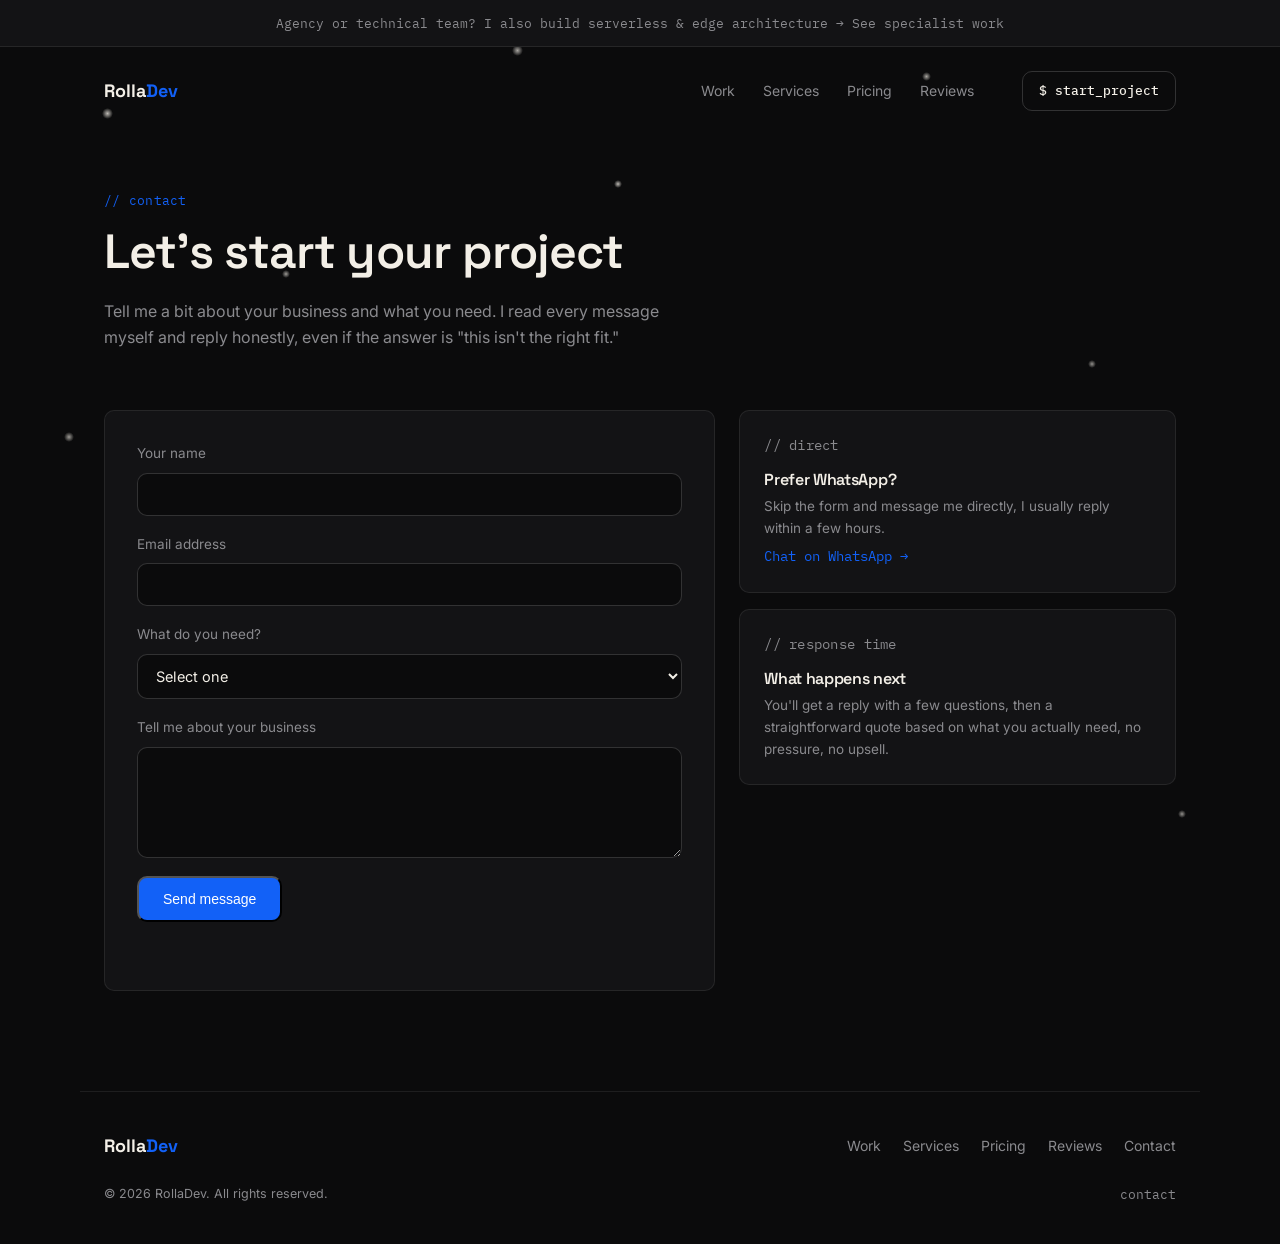
<file: contact.html>
<!DOCTYPE html>
<html lang="en">
<head>
<meta charset="UTF-8">
<meta name="viewport" content="width=device-width, initial-scale=1.0">
<title>Contact — RollaDev | Start a Project</title>
<meta name="description" content="Get in touch with RollaDev to start your website project. Tell me about your business and I'll respond with next steps.">
<meta property="og:title" content="Contact — RollaDev | Start a Project">
<meta property="og:description" content="Get in touch with RollaDev to start your website project.">
<meta property="og:type" content="website">
<meta property="og:url" content="https://rolladev.com.ng/contact.html">
<meta property="og:image" content="https://rolladev.com.ng/og-cover.jpg">
<meta name="twitter:card" content="summary_large_image">
<meta name="twitter:title" content="Contact — RollaDev | Start a Project">
<meta name="twitter:description" content="Get in touch with RollaDev to start your website project.">
<meta name="twitter:image" content="https://rolladev.com.ng/og-cover.jpg">
<link rel="icon" type="image/png" sizes="32x32" href="favicon-32.png">
<link rel="apple-touch-icon" href="apple-touch-icon.png">
<link rel="canonical" href="https://rolladev.com.ng/contact.html">
<link rel="preconnect" href="https://fonts.googleapis.com">
<link rel="preconnect" href="https://fonts.gstatic.com" crossorigin>
<link href="https://fonts.googleapis.com/css2?family=Space+Grotesk:wght@500;600;700&family=IBM+Plex+Mono:wght@400;500&family=Inter:wght@400;500;600&display=swap" rel="stylesheet">
<link rel="stylesheet" href="style.css">
</head>
<body>
<!-- Ambient background particles, subtle drifting circles. See style.css ".particles" comment to remove. -->
<div class="particles" aria-hidden="true">
  <span class="particle"></span><span class="particle"></span><span class="particle"></span>
  <span class="particle"></span><span class="particle"></span><span class="particle"></span>
  <span class="particle"></span><span class="particle"></span><span class="particle"></span>
  <span class="particle"></span><span class="particle"></span><span class="particle"></span>
</div>

<a class="skip-link" href="#main">Skip to content</a>

<div class="utility-bar">
  <a href="agency.html">
    <span class="ub-full">Agency or technical team? I also build serverless &amp; edge architecture &rarr; See specialist work</span>
    <span class="ub-short">Agency or dev team? &rarr; Serverless &amp; edge work</span>
  </a>
</div>

<!-- ============ NAV ============ -->
<header class="nav" id="nav">
  <a href="index.html" class="logo">Rolla<span>Dev</span></a>
  <nav class="nav-links" id="navLinks">
    <a href="work.html">Work</a>
    <a href="services.html">Services</a>
    <a href="services.html#pricing">Pricing</a>
    <a href="reviews.html">Reviews</a>
  </nav>
  <a href="contact.html" class="btn btn-mono" aria-current="page">$ start_project</a>
  <button class="nav-toggle" id="navToggle" aria-label="Open menu" aria-expanded="false">
    <span></span><span></span><span></span>
  </button>
</header>

<main id="main">

  <!-- ============ PAGE INTRO ============ -->
  <section class="page-intro">
    <p class="eyebrow reveal">// contact</p>
    <h1 class="reveal">Let's start your project</h1>
    <p class="hero-sub reveal">
      Tell me a bit about your business and what you need. I read every message myself and reply honestly,
      even if the answer is "this isn't the right fit."
    </p>
  </section>

  <!-- ============ CONTACT ============ -->
  <section class="contact-section">
    <div class="contact-grid">

      <!--
        FORM SUBMISSION: this form is fully styled and validated on the frontend,
        but does not send anywhere yet. Wire it up one of two ways:
          1. Firebase: write the submission to a Firestore collection (e.g. "inquiries")
             inside the form's submit handler in script.js.
          2. EmailJS: init with your own service ID, template ID, and public key,
             then call emailjs.send() inside the same handler.
        The handler stub is already in script.js, marked "CONTACT FORM SUBMISSION".
      -->
      <form class="contact-form" id="contactForm" novalidate>
        <div class="field">
          <label for="name">Your name</label>
          <input type="text" id="name" name="name" required>
        </div>
        <div class="field">
          <label for="email">Email address</label>
          <input type="email" id="email" name="email" required>
        </div>
        <div class="field">
          <label for="projectType">What do you need?</label>
          <select id="projectType" name="projectType" required>
            <option value="" disabled selected>Select one</option>
            <option value="landing">Landing Page</option>
            <option value="full">Full Business Website</option>
            <option value="custom">Custom Build</option>
            <option value="not-sure">Not sure yet</option>
          </select>
        </div>
        <div class="field">
          <label for="message">Tell me about your business</label>
          <textarea id="message" name="message" rows="5" required></textarea>
        </div>
        <button type="submit" class="btn btn-primary">Send message</button>
        <p class="form-status" id="formStatus" role="status" aria-live="polite"></p>
      </form>

      <div class="contact-side">
        <div class="contact-card">
          <p class="eyebrow">// direct</p>
          <h3>Prefer WhatsApp?</h3>
          <p>Skip the form and message me directly, I usually reply within a few hours.</p>
          <!-- Pre-filled starter message, edit the text after ?text= in script.js's WHATSAPP_NUMBER section if you want to change it -->
          <a href="https://wa.me/2348111845134?text=Hi%2C%20I%27d%20like%20to%20start%20a%20project%20with%20RollaDev." target="_blank" rel="noopener" class="mono-link">Chat on WhatsApp &rarr;</a>
        </div>
        <div class="contact-card">
          <p class="eyebrow">// response time</p>
          <h3>What happens next</h3>
          <p>You'll get a reply with a few questions, then a straightforward quote based on what you actually need, no pressure, no upsell.</p>
        </div>
      </div>

    </div>
  </section>

</main>

<!-- ============ FOOTER ============ -->
<footer class="footer">
  <div class="footer-top">
    <a href="index.html" class="logo">Rolla<span>Dev</span></a>
    <nav class="footer-links">
      <a href="work.html">Work</a>
      <a href="services.html">Services</a>
      <a href="services.html#pricing">Pricing</a>
      <a href="reviews.html">Reviews</a>
      <a href="contact.html">Contact</a>
    </nav>
  </div>
  <div class="footer-bottom">
    <span>© 2026 RollaDev. All rights reserved.</span>
    <span class="mono">contact</span>
  </div>
</footer>

<script src="script.js"></script>
</body>
</html>
</file>
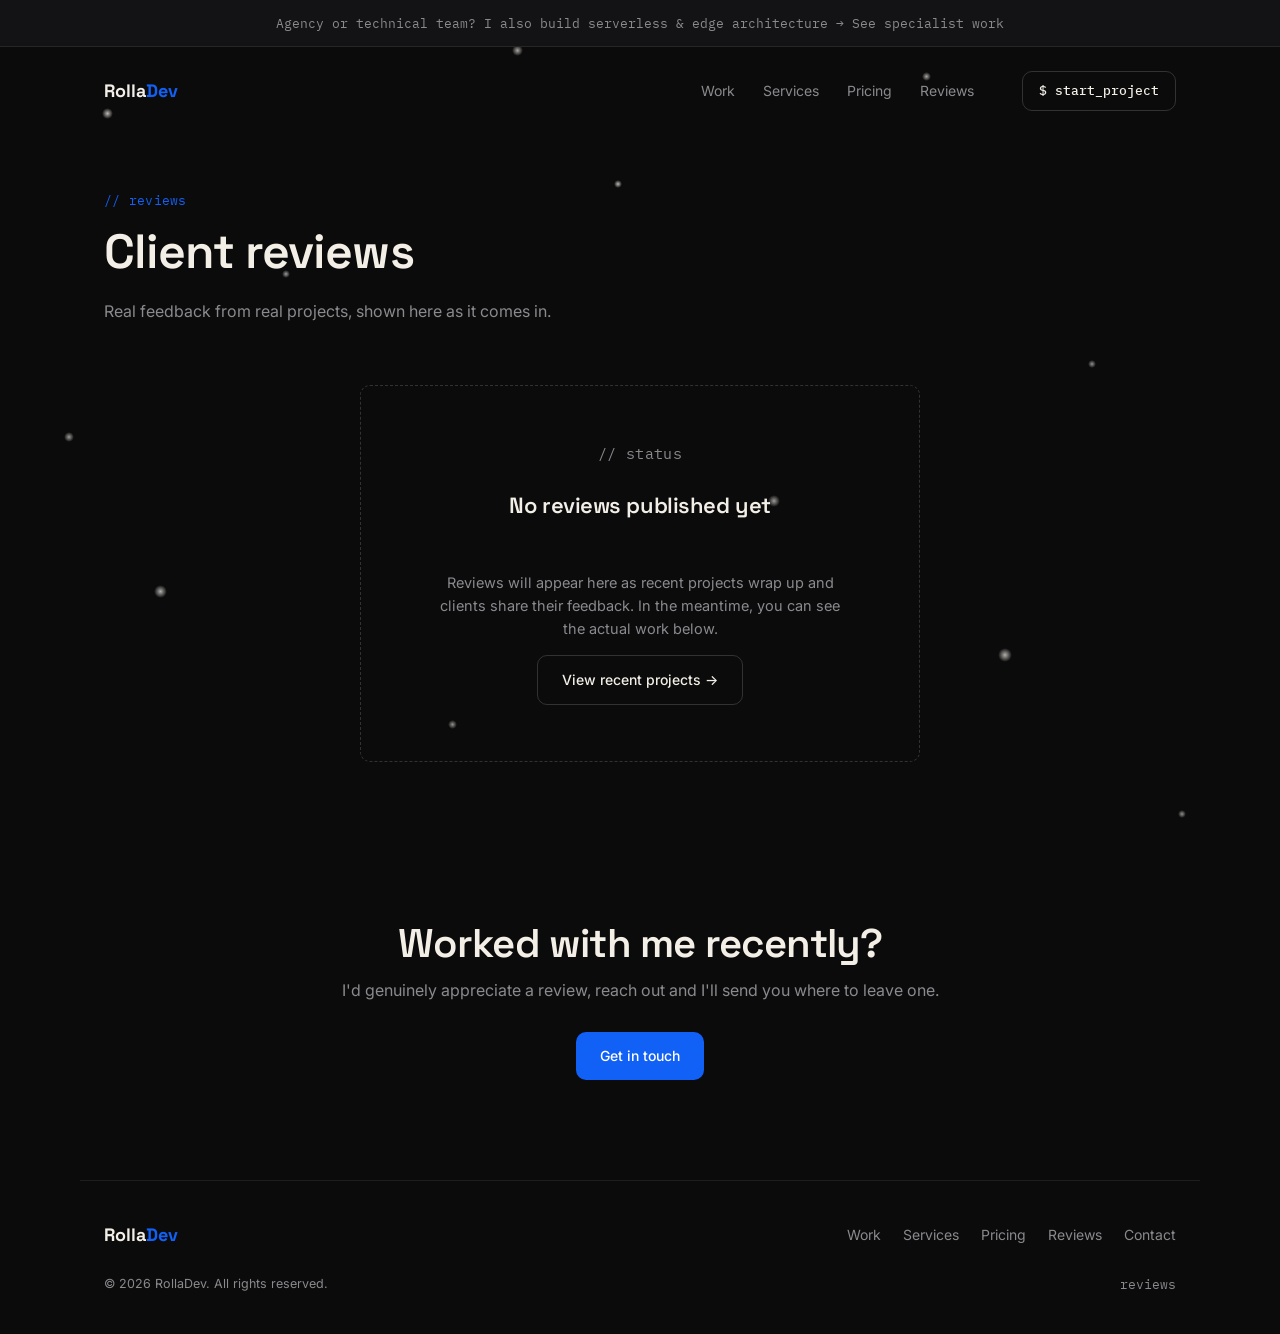
<file: reviews.html>
<!DOCTYPE html>
<html lang="en">
<head>
<meta charset="UTF-8">
<meta name="viewport" content="width=device-width, initial-scale=1.0">
<title>Reviews — RollaDev | Client Feedback</title>
<meta name="description" content="Client reviews for RollaDev web development projects.">
<meta property="og:title" content="Reviews — RollaDev">
<meta property="og:description" content="Client reviews for RollaDev web development projects.">
<meta property="og:type" content="website">
<meta property="og:url" content="https://rolladev.com.ng/reviews.html">
<meta property="og:image" content="https://rolladev.com.ng/og-cover.jpg">
<meta name="twitter:card" content="summary_large_image">
<meta name="twitter:title" content="Reviews — RollaDev">
<meta name="twitter:description" content="Client reviews for RollaDev web development projects.">
<meta name="twitter:image" content="https://rolladev.com.ng/og-cover.jpg">
<link rel="icon" type="image/png" sizes="32x32" href="favicon-32.png">
<link rel="apple-touch-icon" href="apple-touch-icon.png">
<link rel="canonical" href="https://rolladev.com.ng/reviews.html">
<link rel="preconnect" href="https://fonts.googleapis.com">
<link rel="preconnect" href="https://fonts.gstatic.com" crossorigin>
<link href="https://fonts.googleapis.com/css2?family=Space+Grotesk:wght@500;600;700&family=IBM+Plex+Mono:wght@400;500&family=Inter:wght@400;500;600&display=swap" rel="stylesheet">
<link rel="stylesheet" href="style.css">
</head>
<body>
<!-- Ambient background particles, subtle drifting circles. See style.css ".particles" comment to remove. -->
<div class="particles" aria-hidden="true">
  <span class="particle"></span><span class="particle"></span><span class="particle"></span>
  <span class="particle"></span><span class="particle"></span><span class="particle"></span>
  <span class="particle"></span><span class="particle"></span><span class="particle"></span>
  <span class="particle"></span><span class="particle"></span><span class="particle"></span>
</div>

<a class="skip-link" href="#main">Skip to content</a>

<div class="utility-bar">
  <a href="agency.html">
    <span class="ub-full">Agency or technical team? I also build serverless &amp; edge architecture &rarr; See specialist work</span>
    <span class="ub-short">Agency or dev team? &rarr; Serverless &amp; edge work</span>
  </a>
</div>

<!-- ============ NAV ============ -->
<header class="nav" id="nav">
  <a href="index.html" class="logo">Rolla<span>Dev</span></a>
  <nav class="nav-links" id="navLinks">
    <a href="work.html">Work</a>
    <a href="services.html">Services</a>
    <a href="services.html#pricing">Pricing</a>
    <a href="reviews.html" aria-current="page">Reviews</a>
  </nav>
  <a href="contact.html" class="btn btn-mono">$ start_project</a>
  <button class="nav-toggle" id="navToggle" aria-label="Open menu" aria-expanded="false">
    <span></span><span></span><span></span>
  </button>
</header>

<main id="main">

  <!-- ============ PAGE INTRO ============ -->
  <section class="page-intro">
    <p class="eyebrow reveal">// reviews</p>
    <h1 class="reveal">Client reviews</h1>
    <p class="hero-sub reveal">
      Real feedback from real projects, shown here as it comes in.
    </p>
  </section>

  <!-- ============ REVIEWS GRID / EMPTY STATE ============ -->
  <!--
    THIS SECTION HAS TWO STATES.
    Right now, .review-grid is empty and .reviews-empty is shown.
    Once you have real reviews, or the review system is live:
      1. Add .review-card elements inside .review-grid (see work.html's
         project-card-lg for the same card pattern, or copy structure below).
      2. Delete or hide the .reviews-empty block.
  -->
  <section class="reviews-full">
    <div class="review-grid" id="reviewGrid">
      <!-- Example structure for when a real review is added:
      <div class="review-card reveal">
        <div class="stars">★★★★★</div>
        <p>"The review text goes here."</p>
        <span class="review-name">— Client name, Business name</span>
      </div>
      -->
    </div>

    <div class="reviews-empty reveal">
      <p class="eyebrow">// status</p>
      <h2>No reviews published yet</h2>
      <p>
        Reviews will appear here as recent projects wrap up and clients share their feedback.
        In the meantime, you can see the actual work below.
      </p>
      <a href="work.html" class="btn btn-ghost">View recent projects &rarr;</a>
    </div>
  </section>

  <!-- ============ FINAL CTA ============ -->
  <section class="final-cta reveal">
    <h2>Worked with me recently?</h2>
    <p>I'd genuinely appreciate a review, reach out and I'll send you where to leave one.</p>
    <a href="contact.html" class="btn btn-primary">Get in touch</a>
  </section>

</main>

<!-- ============ FOOTER ============ -->
<footer class="footer">
  <div class="footer-top">
    <a href="index.html" class="logo">Rolla<span>Dev</span></a>
    <nav class="footer-links">
      <a href="work.html">Work</a>
      <a href="services.html">Services</a>
      <a href="services.html#pricing">Pricing</a>
      <a href="reviews.html">Reviews</a>
      <a href="contact.html">Contact</a>
    </nav>
  </div>
  <div class="footer-bottom">
    <span>© 2026 RollaDev. All rights reserved.</span>
    <span class="mono">reviews</span>
  </div>
</footer>

<script src="script.js"></script>
</body>
</html>
</file>
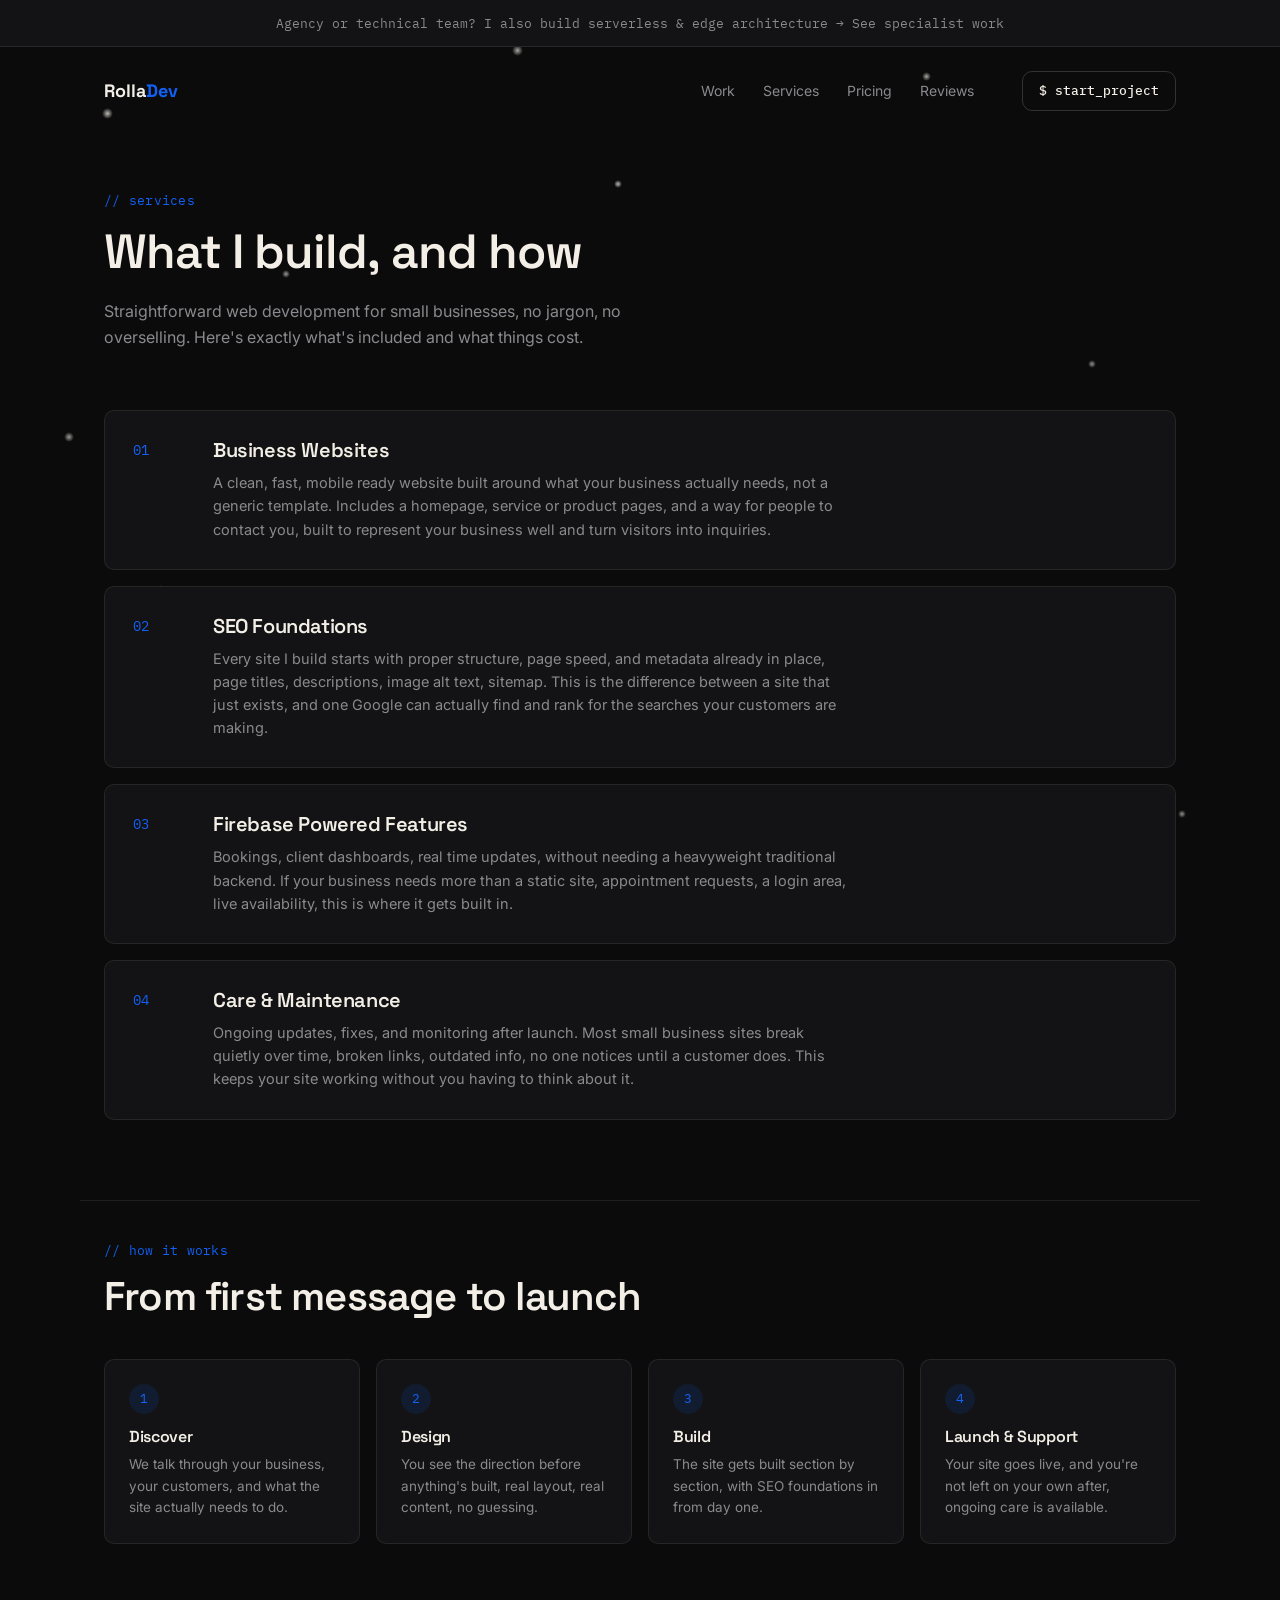
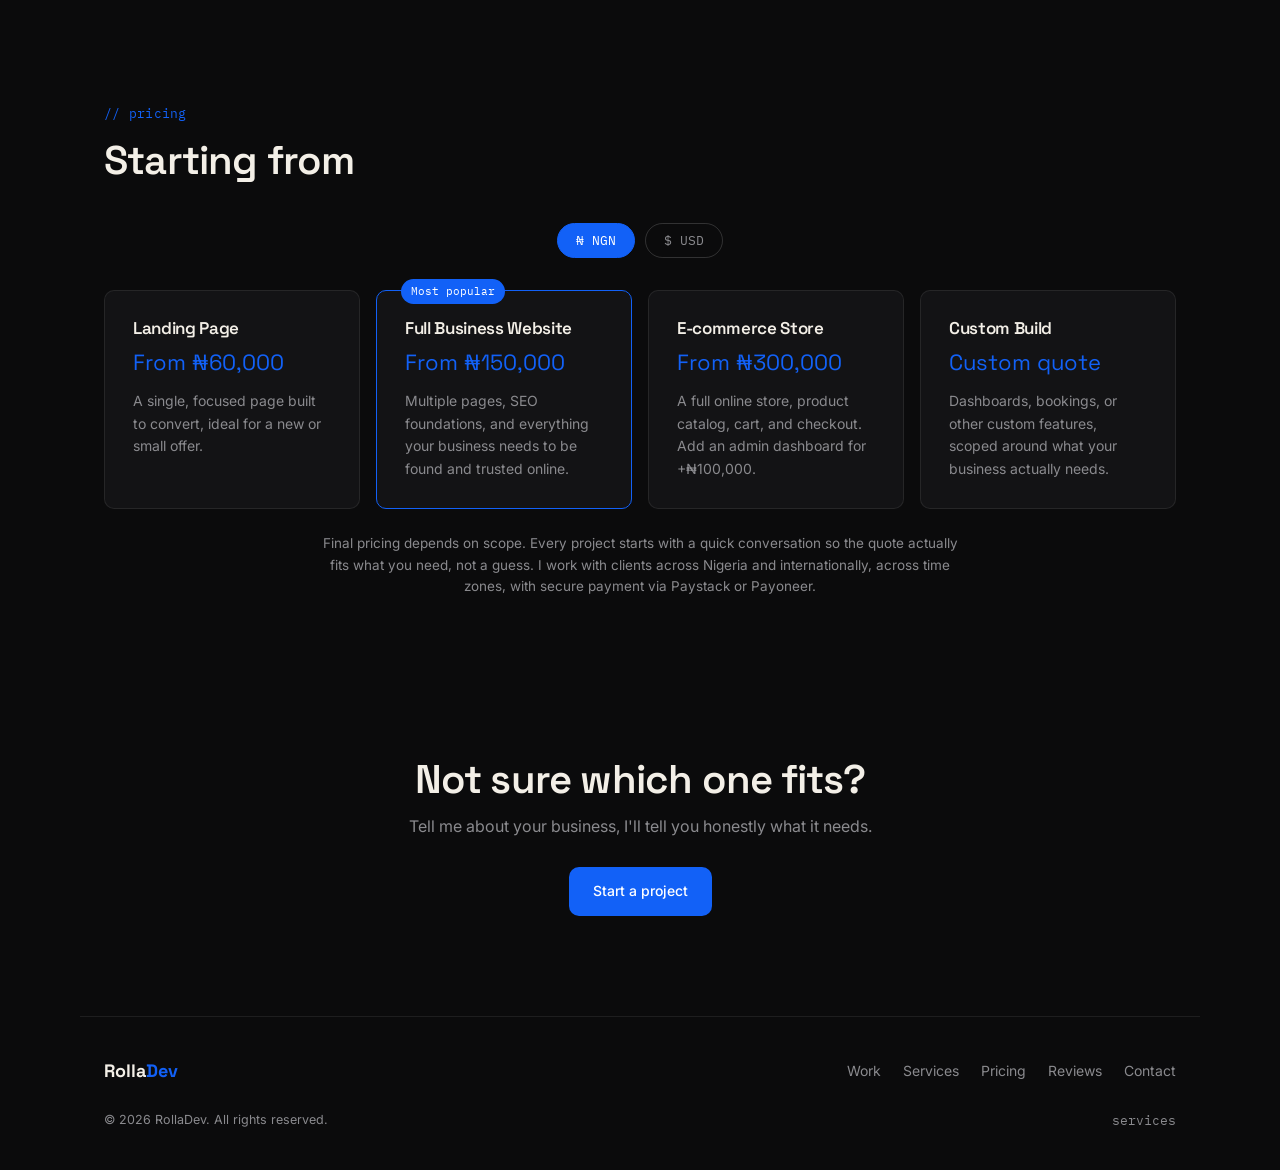
<file: services.html>
<!DOCTYPE html>
<html lang="en">
<head>
<meta charset="UTF-8">
<meta name="viewport" content="width=device-width, initial-scale=1.0">
<title>Services & Pricing — RollaDev | Web Development for Small Businesses</title>
<meta name="description" content="Web development services for small businesses, from landing pages to full sites with Firebase powered features. See pricing and how projects work.">
<meta name="keywords" content="web developer services, small business website pricing, Firebase website development">
<meta property="og:title" content="Services & Pricing — RollaDev">
<meta property="og:description" content="Web development services for small businesses, from landing pages to full sites with Firebase powered features.">
<meta property="og:type" content="website">
<meta property="og:url" content="https://rolladev.com.ng/services.html">
<meta property="og:image" content="https://rolladev.com.ng/og-cover.jpg">
<meta name="twitter:card" content="summary_large_image">
<meta name="twitter:title" content="Services & Pricing — RollaDev">
<meta name="twitter:description" content="Web development services for small businesses, from landing pages to full sites with Firebase powered features.">
<meta name="twitter:image" content="https://rolladev.com.ng/og-cover.jpg">
<link rel="icon" type="image/png" sizes="32x32" href="favicon-32.png">
<link rel="apple-touch-icon" href="apple-touch-icon.png">
<link rel="canonical" href="https://rolladev.com.ng/services.html">
<link rel="preconnect" href="https://fonts.googleapis.com">
<link rel="preconnect" href="https://fonts.gstatic.com" crossorigin>
<link href="https://fonts.googleapis.com/css2?family=Space+Grotesk:wght@500;600;700&family=IBM+Plex+Mono:wght@400;500&family=Inter:wght@400;500;600&display=swap" rel="stylesheet">
<link rel="stylesheet" href="style.css">
</head>
<body>
<!-- Ambient background particles, subtle drifting circles. See style.css ".particles" comment to remove. -->
<div class="particles" aria-hidden="true">
  <span class="particle"></span><span class="particle"></span><span class="particle"></span>
  <span class="particle"></span><span class="particle"></span><span class="particle"></span>
  <span class="particle"></span><span class="particle"></span><span class="particle"></span>
  <span class="particle"></span><span class="particle"></span><span class="particle"></span>
</div>

<a class="skip-link" href="#main">Skip to content</a>

<div class="utility-bar">
  <a href="agency.html">
    <span class="ub-full">Agency or technical team? I also build serverless &amp; edge architecture &rarr; See specialist work</span>
    <span class="ub-short">Agency or dev team? &rarr; Serverless &amp; edge work</span>
  </a>
</div>

<!-- ============ NAV ============ -->
<header class="nav" id="nav">
  <a href="index.html" class="logo">Rolla<span>Dev</span></a>
  <nav class="nav-links" id="navLinks">
    <a href="work.html">Work</a>
    <a href="services.html" aria-current="page">Services</a>
    <a href="services.html#pricing">Pricing</a>
    <a href="reviews.html">Reviews</a>
  </nav>
  <a href="contact.html" class="btn btn-mono">$ start_project</a>
  <button class="nav-toggle" id="navToggle" aria-label="Open menu" aria-expanded="false">
    <span></span><span></span><span></span>
  </button>
</header>

<main id="main">

  <!-- ============ PAGE INTRO ============ -->
  <section class="page-intro">
    <p class="eyebrow reveal">// services</p>
    <h1 class="reveal">What I build, and how</h1>
    <p class="hero-sub reveal">
      Straightforward web development for small businesses, no jargon, no overselling.
      Here's exactly what's included and what things cost.
    </p>
  </section>

  <!-- ============ SERVICES DETAIL ============ -->
  <section class="services-full">
    <article class="service-card-lg reveal">
      <span class="tag">01</span>
      <div>
        <h2>Business Websites</h2>
        <p>
          A clean, fast, mobile ready website built around what your business actually needs, not a generic
          template. Includes a homepage, service or product pages, and a way for people to contact you, built
          to represent your business well and turn visitors into inquiries.
        </p>
      </div>
    </article>

    <article class="service-card-lg reveal">
      <span class="tag">02</span>
      <div>
        <h2>SEO Foundations</h2>
        <p>
          Every site I build starts with proper structure, page speed, and metadata already in place, page
          titles, descriptions, image alt text, sitemap. This is the difference between a site that just
          exists, and one Google can actually find and rank for the searches your customers are making.
        </p>
      </div>
    </article>

    <article class="service-card-lg reveal">
      <span class="tag">03</span>
      <div>
        <h2>Firebase Powered Features</h2>
        <p>
          Bookings, client dashboards, real time updates, without needing a heavyweight traditional backend.
          If your business needs more than a static site, appointment requests, a login area, live availability,
          this is where it gets built in.
        </p>
      </div>
    </article>

    <article class="service-card-lg reveal">
      <span class="tag">04</span>
      <div>
        <h2>Care & Maintenance</h2>
        <p>
          Ongoing updates, fixes, and monitoring after launch. Most small business sites break quietly over
          time, broken links, outdated info, no one notices until a customer does. This keeps your site working
          without you having to think about it.
        </p>
      </div>
    </article>
  </section>

  <!-- ============ PROCESS ============ -->
  <section class="process">
    <p class="eyebrow reveal">// how it works</p>
    <h2 class="reveal">From first message to launch</h2>
    <div class="process-grid">
      <div class="process-step reveal">
        <span class="step-num">1</span>
        <h3>Discover</h3>
        <p>We talk through your business, your customers, and what the site actually needs to do.</p>
      </div>
      <div class="process-step reveal">
        <span class="step-num">2</span>
        <h3>Design</h3>
        <p>You see the direction before anything's built, real layout, real content, no guessing.</p>
      </div>
      <div class="process-step reveal">
        <span class="step-num">3</span>
        <h3>Build</h3>
        <p>The site gets built section by section, with SEO foundations in from day one.</p>
      </div>
      <div class="process-step reveal">
        <span class="step-num">4</span>
        <h3>Launch & Support</h3>
        <p>Your site goes live, and you're not left on your own after, ongoing care is available.</p>
      </div>
    </div>
  </section>

  <!-- ============ PRICING ============ -->
  <section class="pricing" id="pricing">
    <p class="eyebrow reveal">// pricing</p>
    <h2 class="reveal">Starting from</h2>

    <div class="currency-toggle reveal" id="currencyToggle" role="group" aria-label="Choose currency">
      <button class="curr-btn active" data-currency="ngn">₦ NGN</button>
      <button class="curr-btn" data-currency="usd">$ USD</button>
    </div>

    <div class="pricing-grid">
      <div class="price-card reveal">
        <h3>Landing Page</h3>
        <p class="price" data-ngn="From ₦60,000" data-usd="From $180">From ₦60,000</p>
        <p class="price-desc">A single, focused page built to convert, ideal for a new or small offer.</p>
      </div>
      <div class="price-card reveal featured">
        <span class="tag">Most popular</span>
        <h3>Full Business Website</h3>
        <p class="price" data-ngn="From ₦150,000" data-usd="From $400">From ₦150,000</p>
        <p class="price-desc">Multiple pages, SEO foundations, and everything your business needs to be found and trusted online.</p>
      </div>
      <div class="price-card reveal">
        <h3>E-commerce Store</h3>
        <p class="price" data-ngn="From ₦300,000" data-usd="From $800">From ₦300,000</p>
        <p class="price-desc" data-ngn="A full online store, product catalog, cart, and checkout. Add an admin dashboard for +₦100,000." data-usd="A full online store, product catalog, cart, and checkout. Add an admin dashboard for +$150.">A full online store, product catalog, cart, and checkout. Add an admin dashboard for +₦100,000.</p>
      </div>
      <div class="price-card reveal">
        <h3>Custom Build</h3>
        <p class="price">Custom quote</p>
        <p class="price-desc">Dashboards, bookings, or other custom features, scoped around what your business actually needs.</p>
      </div>
    </div>
    <p class="pricing-note reveal">
      Final pricing depends on scope. Every project starts with a quick conversation so the quote actually fits what you need, not a guess.
      I work with clients across Nigeria and internationally, across time zones, with secure payment via Paystack or Payoneer.
    </p>
  </section>

  <!-- ============ FINAL CTA ============ -->
  <section class="final-cta reveal">
    <h2>Not sure which one fits?</h2>
    <p>Tell me about your business, I'll tell you honestly what it needs.</p>
    <a href="contact.html" class="btn btn-primary">Start a project</a>
  </section>

</main>

<!-- ============ FOOTER ============ -->
<footer class="footer">
  <div class="footer-top">
    <a href="index.html" class="logo">Rolla<span>Dev</span></a>
    <nav class="footer-links">
      <a href="work.html">Work</a>
      <a href="services.html">Services</a>
      <a href="services.html#pricing">Pricing</a>
      <a href="reviews.html">Reviews</a>
      <a href="contact.html">Contact</a>
    </nav>
  </div>
  <div class="footer-bottom">
    <span>© 2026 RollaDev. All rights reserved.</span>
    <span class="mono">services</span>
  </div>
</footer>

<script src="script.js"></script>
</body>
</html>
</file>
<file: style.css>
/* ============================================
   TOKENS
   ============================================ */
:root {
    --bg: #0B0B0C;
    --surface: #131315;
    --surface-2: #1B1B1E;
    --border: rgba(255, 255, 255, 0.08);
    --border-strong: rgba(255, 255, 255, 0.16);
    --text: #F3EFE7;
    --text-muted: #8A8A8E;
    --accent: #1261F7;
    --accent-soft: rgba(18, 97, 247, 0.12);

    --font-display: 'Space Grotesk', sans-serif;
    --font-body: 'Inter', sans-serif;
    --font-mono: 'IBM Plex Mono', monospace;

    --radius: 10px;
    --max-width: 1120px;
}

* {
    box-sizing: border-box;
    margin: 0;
    padding: 0;
}

html {
    scroll-behavior: smooth;
}

body {
    background: var(--bg);
    color: var(--text);
    font-family: var(--font-body);
    line-height: 1.6;
    -webkit-font-smoothing: antialiased;
}

a {
    color: inherit;
    text-decoration: none;
}

img {
    max-width: 100%;
    display: block;
}

.skip-link {
    position: absolute;
    left: -9999px;
    top: 0;
    background: var(--accent);
    color: #fff;
    padding: 10px 16px;
    z-index: 100;
}

.skip-link:focus {
    left: 12px;
    top: 12px;
    border-radius: var(--radius);
}

:focus-visible {
    outline: 2px solid var(--accent);
    outline-offset: 3px;
}

main,
.footer {
    position: relative;
    z-index: 1;
}

/* ============================================
   404 PAGE
   ============================================ */
.error-page {
    min-height: 100vh;
    display: flex;
    flex-direction: column;
    align-items: center;
    justify-content: center;
    text-align: center;
    padding: 24px;
    position: relative;
    z-index: 1;
}

.error-page .eyebrow {
    font-family: var(--font-mono);
    font-size: 14px;
    color: var(--accent);
    margin-bottom: 18px;
}

.error-page h1 {
    font-family: var(--font-display);
    font-weight: 600;
    letter-spacing: -0.02em;
    font-size: clamp(28px, 5vw, 42px);
    color: var(--text);
    margin-bottom: 14px;
}

.error-sub {
    color: var(--text-muted);
    font-size: 15px;
    max-width: 420px;
    margin-bottom: 32px;
}

.error-path {
    margin-top: 28px;
    font-family: var(--font-mono);
    font-size: 12.5px;
    color: var(--text-muted);
    opacity: 0.7;
    word-break: break-all;
}

.nav {
    position: relative;
    z-index: 100;
}

section,
.nav,
.footer {
    padding-left: 24px;
    padding-right: 24px;
}

.eyebrow {
    font-family: var(--font-mono);
    font-size: 13px;
    color: var(--accent);
    letter-spacing: 0.02em;
    margin-bottom: 14px;
}

h1,
h2,
h3 {
    font-family: var(--font-display);
    font-weight: 600;
    letter-spacing: -0.02em;
    line-height: 1.1;
}

h2 {
    font-size: clamp(28px, 4vw, 40px);
    margin-bottom: 40px;
}

.btn {
    display: inline-block;
    padding: 13px 24px;
    border-radius: var(--radius);
    font-size: 14px;
    font-weight: 500;
    transition: transform 0.15s ease, background 0.15s ease, border-color 0.15s ease;
}

.btn:hover {
    transform: translateY(-1px);
}

.btn-primary {
    background: var(--accent);
    color: #fff;
}

.btn-primary:hover {
    background: #1c6dff;
}

.btn-ghost {
    border: 1px solid var(--border-strong);
    color: var(--text);
}

.btn-ghost:hover {
    border-color: var(--accent);
}

.btn-mono {
    font-family: var(--font-mono);
    font-size: 13px;
    border: 1px solid var(--border-strong);
    padding: 9px 16px;
}

.btn-mono:hover {
    border-color: var(--accent);
    color: var(--accent);
}

/* ============================================
   UTILITY BAR (inner pages only)
   ============================================ */
.utility-bar {
    position: relative;
    z-index: 1;
    background: var(--surface);
    border-bottom: 1px solid var(--border);
    text-align: center;
    padding: 10px 16px;
}

.utility-bar a {
    font-family: var(--font-mono);
    font-size: 12.5px;
    color: var(--text-muted);
}

.utility-bar a:hover {
    color: var(--accent);
}

.ub-short {
    display: none;
}

@media (max-width: 640px) {
    .ub-full {
        display: none;
    }

    .ub-short {
        display: inline;
    }
}

/* ============================================
   NAV
   ============================================ */
.nav {
    max-width: var(--max-width);
    margin: 0 auto;
    display: flex;
    align-items: center;
    justify-content: space-between;
    gap: 24px;
    padding-top: 24px;
    padding-bottom: 24px;
}

.logo {
    font-family: var(--font-display);
    font-weight: 700;
    font-size: 18px;
}

.logo span {
    color: var(--accent);
}

.nav-links {
    display: flex;
    gap: 28px;
    font-size: 14px;
    color: var(--text-muted);
    margin-left: auto;
    margin-right: 24px;
}

.nav-links a:hover {
    color: var(--text);
}

.nav-toggle {
    display: none;
    flex-direction: column;
    gap: 5px;
    background: none;
    border: none;
    cursor: pointer;
    padding: 6px;
}

.nav-toggle span {
    width: 22px;
    height: 2px;
    background: var(--text);
}

/* ============================================
   HERO
   ============================================ */
.hero {
    max-width: var(--max-width);
    margin: 0 auto;
    padding-top: 60px;
    padding-bottom: 60px;
    text-align: center;
    display: flex;
    flex-direction: column;
    align-items: center;
}

.hero h1 {
    font-size: clamp(34px, 6vw, 58px);
    max-width: 800px;
}

.hero-sub {
    max-width: 540px;
    color: var(--text-muted);
    font-size: 17px;
    margin-top: 20px;
}

.hero-actions {
    display: flex;
    gap: 14px;
    margin-top: 32px;
}

/* ============================================
   HERO AUDIENCE CHOICE (homepage only)
   ============================================ */
.audience-choice {
    width: 100%;
    max-width: 760px;
    margin-top: 48px;
    padding-top: 40px;
    border-top: 1px solid var(--border);
}

.audience-choice .eyebrow {
    justify-content: center;
    display: flex;
}

.audience-grid {
    display: grid;
    grid-template-columns: 1fr 1fr;
    gap: 16px;
    margin-top: 6px;
}

.audience-card {
    border: 1px solid var(--border);
    border-radius: var(--radius);
    background: var(--surface);
    padding: 24px;
    text-align: left;
    transition: border-color 0.15s ease;
}

.audience-card:hover {
    border-color: var(--accent);
}

.audience-card .tag {
    font-family: var(--font-mono);
    font-size: 12px;
    color: var(--accent);
}

.audience-card h3 {
    font-size: 16px;
    margin: 10px 0 8px;
}

.audience-card p {
    color: var(--text-muted);
    font-size: 13.5px;
    margin-bottom: 14px;
}

.audience-card .link-arrow {
    font-family: var(--font-mono);
    font-size: 13px;
    color: var(--text);
}

.audience-card:hover .link-arrow {
    color: var(--accent);
}

@media (max-width: 640px) {
    .audience-grid {
        grid-template-columns: 1fr;
    }
}

.hero-photo {
    margin-top: 56px;
    width: 100%;
    max-width: 420px;
    aspect-ratio: 1/1;
    border: 1px solid var(--border);
    border-radius: var(--radius);
    background: var(--surface);
    overflow: hidden;
}

.hero-photo img {
    width: 100%;
    height: 100%;
    object-fit: cover;
    display: block;
}

.photo-hint {
    font-family: var(--font-mono);
    font-size: 12px;
    color: var(--text-muted);
}

/* ============================================
   TRUST BAR
   ============================================ */
.trust-bar {
    max-width: var(--max-width);
    margin: 0 auto;
    padding-top: 40px;
    padding-bottom: 40px;
    border-top: 1px solid var(--border);
    border-bottom: 1px solid var(--border);
    text-align: center;
}

.trust-label {
    font-family: var(--font-mono);
    font-size: 12px;
    color: var(--text-muted);
    margin-bottom: 20px;
}

.trust-list {
    display: flex;
    flex-wrap: wrap;
    justify-content: center;
    gap: 32px;
    color: var(--text-muted);
    font-size: 14px;
}

/* ============================================
   SERVICES
   ============================================ */
.services,
.work,
.reviews,
.pricing {
    max-width: var(--max-width);
    margin: 0 auto;
    padding-top: 80px;
    padding-bottom: 80px;
}

.service-grid,
.price-card+.price-card {
    display: grid;
}

.service-grid {
    grid-template-columns: repeat(2, 1fr);
    gap: 16px;
}

.service-card,
.price-card {
    border: 1px solid var(--border);
    border-radius: var(--radius);
    padding: 28px;
    background: var(--surface);
}

.service-card .tag {
    font-family: var(--font-mono);
    font-size: 13px;
    color: var(--accent);
}

.service-card h3 {
    margin-top: 14px;
    margin-bottom: 8px;
    font-size: 19px;
}

.service-card p {
    color: var(--text-muted);
    font-size: 14.5px;
}

/* ============================================
   PROJECTS
   ============================================ */
.project-grid {
    display: grid;
    grid-template-columns: repeat(2, 1fr);
    gap: 24px;
}

.project-card {
    border: 1px solid var(--border);
    border-radius: var(--radius);
    overflow: hidden;
    background: var(--surface);
}

.project-thumb {
    aspect-ratio: 16/10;
    background: var(--surface-2);
    border-bottom: 1px solid var(--border);
    overflow: hidden;
}

.project-thumb img {
    width: 100%;
    height: 100%;
    object-fit: cover;
    display: block;
}

.project-thumb span {
    font-family: var(--font-mono);
    font-size: 12px;
    color: var(--text-muted);
}

.project-info {
    padding: 22px;
}

.project-info h3 {
    font-size: 18px;
    margin-bottom: 8px;
    display: flex;
    align-items: center;
    gap: 10px;
}

.project-info p {
    color: var(--text-muted);
    font-size: 14.5px;
    margin-bottom: 14px;
}

.project-info a {
    font-family: var(--font-mono);
    font-size: 13px;
    color: var(--accent);
}

.project-info a:hover {
    text-decoration: underline;
}

.badge {
    font-family: var(--font-mono);
    font-size: 10.5px;
    color: var(--accent);
    border: 1px solid var(--accent-soft);
    background: var(--accent-soft);
    padding: 3px 8px;
    border-radius: 100px;
}

/* ============================================
   REVIEWS
   ============================================ */
.review-grid {
    display: grid;
    grid-template-columns: repeat(3, 1fr);
    gap: 16px;
}

.review-card {
    border: 1px solid var(--border);
    border-radius: var(--radius);
    padding: 24px;
    background: var(--surface);
    font-size: 14.5px;
}

.review-card.placeholder {
    color: var(--text-muted);
    font-style: italic;
}

.review-name {
    display: block;
    margin-top: 14px;
    font-family: var(--font-mono);
    font-size: 12.5px;
    font-style: normal;
}

/* ============================================
   PRICING
   ============================================ */
.pricing-grid {
    display: grid;
    grid-template-columns: repeat(auto-fit, minmax(220px, 1fr));
    gap: 16px;
}

.price-card h3 {
    font-size: 17px;
    margin-bottom: 8px;
}

.price-card .price {
    font-family: var(--font-display);
    font-size: 22px;
    color: var(--accent);
    margin-bottom: 10px;
}

.price-card .price-desc {
    color: var(--text-muted);
    font-size: 14px;
}

.price-card.featured {
    border-color: var(--accent);
    position: relative;
}

.price-card.featured .tag {
    position: absolute;
    top: -12px;
    left: 24px;
    background: var(--accent);
    color: #fff;
    font-family: var(--font-mono);
    font-size: 11px;
    padding: 4px 10px;
    border-radius: 100px;
}

/* ============================================
   FINAL CTA
   ============================================ */
.final-cta {
    max-width: var(--max-width);
    margin: 0 auto;
    padding-top: 80px;
    padding-bottom: 100px;
    text-align: center;
}

.final-cta h2 {
    margin-bottom: 12px;
}

.final-cta p {
    color: var(--text-muted);
    margin-bottom: 28px;
}

/* ============================================
   FOOTER
   ============================================ */
.footer {
    max-width: var(--max-width);
    margin: 0 auto;
    padding-top: 40px;
    padding-bottom: 40px;
    border-top: 1px solid var(--border);
}

.footer-top {
    display: flex;
    justify-content: space-between;
    align-items: center;
    flex-wrap: wrap;
    gap: 20px;
    margin-bottom: 24px;
}

.footer-links {
    display: flex;
    gap: 22px;
    font-size: 14px;
    color: var(--text-muted);
    flex-wrap: wrap;
}

.footer-links a:hover {
    color: var(--text);
}

.footer-bottom {
    display: flex;
    justify-content: space-between;
    font-size: 12.5px;
    color: var(--text-muted);
    flex-wrap: wrap;
    gap: 10px;
}

.footer-bottom .mono {
    font-family: var(--font-mono);
}

/* ============================================
   REVEAL ANIMATION
   ============================================ */
.reveal {
    opacity: 0;
    transform: translateY(14px);
    transition: opacity 0.6s ease, transform 0.6s ease;
}

.reveal.visible {
    opacity: 1;
    transform: translateY(0);
}

@media (prefers-reduced-motion: reduce) {
    .reveal {
        opacity: 1;
        transform: none;
        transition: none;
    }

    html {
        scroll-behavior: auto;
    }
}

/* ============================================
   PAGE INTRO (used on work, services, reviews, contact)
   ============================================ */
.page-intro {
    max-width: var(--max-width);
    margin: 0 auto;
    padding-top: 56px;
    padding-bottom: 40px;
}

.page-intro h1 {
    font-size: clamp(32px, 5vw, 48px);
    margin-bottom: 16px;
}

.page-intro .hero-sub {
    max-width: 560px;
    color: var(--text-muted);
    font-size: 16px;
}

/* ============================================
   FILTERS
   ============================================ */
.filters-section {
    max-width: var(--max-width);
    margin: 0 auto;
    padding-bottom: 32px;
}

.filters {
    display: flex;
    gap: 10px;
    flex-wrap: wrap;
}

.chip {
    font-family: var(--font-mono);
    font-size: 13px;
    background: none;
    border: 1px solid var(--border-strong);
    color: var(--text-muted);
    padding: 8px 16px;
    border-radius: 100px;
    cursor: pointer;
    transition: border-color 0.15s ease, color 0.15s ease, background 0.15s ease;
}

.chip:hover {
    border-color: var(--accent);
    color: var(--text);
}

.chip.active {
    background: var(--accent);
    border-color: var(--accent);
    color: #fff;
}

/* ============================================
   LARGE PROJECT CARDS (work.html)
   ============================================ */
.work-full {
    max-width: var(--max-width);
    margin: 0 auto;
    padding-bottom: 80px;
    display: grid;
    grid-template-columns: 1fr;
    gap: 24px;
}

.project-card-lg {
    display: grid;
    grid-template-columns: 1fr 1fr;
    border: 1px solid var(--border);
    border-radius: var(--radius);
    overflow: hidden;
    background: var(--surface);
}

.project-thumb-lg {
    background: var(--surface-2);
    min-height: 260px;
    border-right: 1px solid var(--border);
    overflow: hidden;
}

.project-thumb-lg img {
    width: 100%;
    height: 100%;
    object-fit: cover;
    display: block;
}

.project-thumb-lg span {
    font-family: var(--font-mono);
    font-size: 12px;
    color: var(--text-muted);
}

.project-info-lg {
    padding: 32px;
    display: flex;
    flex-direction: column;
    gap: 14px;
}

.project-info-lg h2 {
    font-size: 22px;
}

.project-info-lg p {
    color: var(--text-muted);
    font-size: 14.5px;
}

.project-meta {
    display: flex;
    gap: 14px;
    font-family: var(--font-mono);
    font-size: 12px;
    color: var(--text-muted);
}

.project-info-lg .btn {
    align-self: flex-start;
    margin-top: 6px;
}

@media (max-width: 860px) {
    .project-card-lg {
        grid-template-columns: 1fr;
    }

    .project-thumb-lg {
        border-right: none;
        border-bottom: 1px solid var(--border);
        min-height: 200px;
    }
}

/* ============================================
   SERVICES DETAIL (services.html)
   ============================================ */
.services-full {
    max-width: var(--max-width);
    margin: 0 auto;
    padding-top: 20px;
    padding-bottom: 80px;
    display: flex;
    flex-direction: column;
    gap: 16px;
}

.service-card-lg {
    display: grid;
    grid-template-columns: 60px 1fr;
    gap: 20px;
    border: 1px solid var(--border);
    border-radius: var(--radius);
    padding: 28px;
    background: var(--surface);
    align-items: start;
}

.service-card-lg .tag {
    font-family: var(--font-mono);
    font-size: 14px;
    color: var(--accent);
}

.service-card-lg h2 {
    font-size: 20px;
    margin-bottom: 10px;
}

.service-card-lg p {
    color: var(--text-muted);
    font-size: 14.5px;
    max-width: 640px;
}

@media (max-width: 640px) {
    .service-card-lg {
        grid-template-columns: 1fr;
    }
}

/* ============================================
   PROCESS (services.html)
   ============================================ */
.process {
    max-width: var(--max-width);
    margin: 0 auto;
    padding-top: 40px;
    padding-bottom: 80px;
    border-top: 1px solid var(--border);
}

.process-grid {
    display: grid;
    grid-template-columns: repeat(4, 1fr);
    gap: 16px;
}

.process-step {
    border: 1px solid var(--border);
    border-radius: var(--radius);
    padding: 24px;
    background: var(--surface);
}

.step-num {
    display: inline-flex;
    align-items: center;
    justify-content: center;
    width: 30px;
    height: 30px;
    border-radius: 50%;
    background: var(--accent-soft);
    color: var(--accent);
    font-family: var(--font-mono);
    font-size: 13px;
    margin-bottom: 14px;
}

.process-step h3 {
    font-size: 16px;
    margin-bottom: 8px;
}

.process-step p {
    color: var(--text-muted);
    font-size: 13.5px;
}

@media (max-width: 860px) {
    .process-grid {
        grid-template-columns: repeat(2, 1fr);
    }
}

@media (max-width: 520px) {
    .process-grid {
        grid-template-columns: 1fr;
    }
}

.pricing-note {
    margin-top: 24px;
    color: var(--text-muted);
    font-size: 13.5px;
    text-align: center;
    max-width: 640px;
    margin-left: auto;
    margin-right: auto;
}

.currency-toggle {
    display: flex;
    justify-content: center;
    gap: 10px;
    margin-bottom: 32px;
}

.curr-btn {
    font-family: var(--font-mono);
    font-size: 13px;
    background: none;
    border: 1px solid var(--border-strong);
    color: var(--text-muted);
    padding: 8px 18px;
    border-radius: 100px;
    cursor: pointer;
    transition: border-color 0.15s ease, color 0.15s ease, background 0.15s ease;
}

.curr-btn:hover {
    border-color: var(--accent);
    color: var(--text);
}

.curr-btn.active {
    background: var(--accent);
    border-color: var(--accent);
    color: #fff;
}

/* ============================================
   REVIEWS EMPTY STATES
   ============================================ */
.reviews-full {
    max-width: var(--max-width);
    margin: 0 auto;
    padding-top: 20px;
    padding-bottom: 80px;
}

.reviews-empty {
    border: 1px dashed var(--border-strong);
    border-radius: var(--radius);
    padding: 56px 40px;
    text-align: center;
    max-width: 560px;
    margin: 0 auto;
    display: flex;
    flex-direction: column;
    align-items: center;
    gap: 14px;
}

.reviews-empty h2 {
    font-size: 22px;
}

.reviews-empty p {
    color: var(--text-muted);
    font-size: 14.5px;
    max-width: 420px;
}

.reviews-empty-inline {
    border: 1px solid var(--border);
    border-radius: var(--radius);
    background: var(--surface);
    padding: 32px;
    display: flex;
    align-items: center;
    justify-content: space-between;
    gap: 20px;
    flex-wrap: wrap;
}

.reviews-empty-inline p {
    color: var(--text-muted);
    font-size: 14.5px;
    max-width: 480px;
}

.stars {
    color: var(--accent);
    font-size: 13px;
    margin-bottom: 10px;
}

/* ============================================
   CONTACT PAGE
   ============================================ */
.contact-section {
    max-width: var(--max-width);
    margin: 0 auto;
    padding-top: 20px;
    padding-bottom: 100px;
}

.contact-grid {
    display: grid;
    grid-template-columns: 1.4fr 1fr;
    gap: 24px;
}

.contact-form {
    border: 1px solid var(--border);
    border-radius: var(--radius);
    background: var(--surface);
    padding: 32px;
    display: flex;
    flex-direction: column;
    gap: 18px;
}

.field {
    display: flex;
    flex-direction: column;
    gap: 8px;
}

.field label {
    font-size: 13.5px;
    color: var(--text-muted);
}

.field input,
.field select,
.field textarea {
    background: var(--bg);
    border: 1px solid var(--border-strong);
    border-radius: var(--radius);
    padding: 12px 14px;
    color: var(--text);
    font-family: var(--font-body);
    font-size: 14.5px;
}

.field input:focus,
.field select:focus,
.field textarea:focus {
    outline: 2px solid var(--accent);
    outline-offset: 1px;
    border-color: var(--accent);
}

.field textarea {
    resize: vertical;
}

.contact-form .btn {
    align-self: flex-start;
}

.form-status {
    font-size: 13.5px;
    color: var(--text-muted);
    min-height: 18px;
}

.contact-side {
    display: flex;
    flex-direction: column;
    gap: 16px;
}

.contact-card {
    border: 1px solid var(--border);
    border-radius: var(--radius);
    background: var(--surface);
    padding: 24px;
}

.contact-card h3 {
    font-size: 16px;
    margin: 10px 0 8px;
}

.contact-card p {
    color: var(--text-muted);
    font-size: 13.5px;
}

.mono-link {
    font-family: var(--font-mono);
    font-size: 13.5px;
    color: var(--accent);
    display: inline-block;
    margin-top: 6px;
}

.mono-link:hover {
    text-decoration: underline;
}

/* ============================================
   AMBIENT PARTICLES
   Subtle, slow-drifting background circles.
   Fixed position so it stays consistent while scrolling.
   Remove the .particles block from each HTML file's <body>
   to turn this off entirely.
   ============================================ */
.particles {
    position: fixed;
    inset: 0;
    overflow: hidden;
    pointer-events: none;
    z-index: 0;
}

.particle {
    position: absolute;
    border-radius: 50%;
    background: radial-gradient(circle, rgba(243, 239, 231, 0.9) 0%, rgba(243, 239, 231, 0) 70%);
    animation: drift linear infinite;
}

.particle:nth-child(1) {
    width: 11px;
    height: 11px;
    top: 12%;
    left: 8%;
    opacity: 0.85;
    animation-duration: 26s;
    animation-delay: -4s;
}

.particle:nth-child(2) {
    width: 8px;
    height: 8px;
    top: 30%;
    left: 22%;
    opacity: 0.7;
    animation-duration: 34s;
    animation-delay: -22s;
}

.particle:nth-child(3) {
    width: 13px;
    height: 13px;
    top: 65%;
    left: 12%;
    opacity: 0.8;
    animation-duration: 30s;
    animation-delay: -15s;
}

.particle:nth-child(4) {
    width: 9px;
    height: 9px;
    top: 80%;
    left: 35%;
    opacity: 0.65;
    animation-duration: 24s;
    animation-delay: -10s;
}

.particle:nth-child(5) {
    width: 8px;
    height: 8px;
    top: 20%;
    left: 48%;
    opacity: 0.85;
    animation-duration: 36s;
    animation-delay: -28s;
}

.particle:nth-child(6) {
    width: 12px;
    height: 12px;
    top: 55%;
    left: 60%;
    opacity: 0.7;
    animation-duration: 28s;
    animation-delay: -8s;
}

.particle:nth-child(7) {
    width: 9px;
    height: 9px;
    top: 8%;
    left: 72%;
    opacity: 0.75;
    animation-duration: 32s;
    animation-delay: -20s;
}

.particle:nth-child(8) {
    width: 8px;
    height: 8px;
    top: 40%;
    left: 85%;
    opacity: 0.65;
    animation-duration: 22s;
    animation-delay: -6s;
}

.particle:nth-child(9) {
    width: 14px;
    height: 14px;
    top: 72%;
    left: 78%;
    opacity: 0.8;
    animation-duration: 38s;
    animation-delay: -33s;
}

.particle:nth-child(10) {
    width: 8px;
    height: 8px;
    top: 90%;
    left: 92%;
    opacity: 0.65;
    animation-duration: 26s;
    animation-delay: -12s;
}

.particle:nth-child(11) {
    width: 10px;
    height: 10px;
    top: 48%;
    left: 5%;
    opacity: 0.7;
    animation-duration: 30s;
    animation-delay: -18s;
}

.particle:nth-child(12) {
    width: 11px;
    height: 11px;
    top: 5%;
    left: 40%;
    opacity: 0.75;
    animation-duration: 25s;
    animation-delay: -21s;
}

@keyframes drift {
    0% {
        transform: translate(0, 0);
    }

    25% {
        transform: translate(38px, -46px);
    }

    50% {
        transform: translate(-22px, 40px);
    }

    75% {
        transform: translate(-44px, -26px);
    }

    100% {
        transform: translate(0, 0);
    }
}

@media (prefers-reduced-motion: reduce) {
    .particle {
        animation: none;
    }
}

@media (max-width: 860px) {
    .contact-grid {
        grid-template-columns: 1fr;
    }

    .nav-links {
        display: none;
        position: absolute;
        top: 68px;
        right: 24px;
        left: 24px;
        background: var(--surface);
        border: 1px solid var(--border);
        border-radius: var(--radius);
        padding: 16px;
        flex-direction: column;
        gap: 16px;
        z-index: 50;
    }

    .nav-links.open {
        display: flex;
    }

    .nav-toggle {
        display: flex;
    }

    .service-grid,
    .project-grid,
    .review-grid,
    .pricing-grid {
        grid-template-columns: 1fr;
    }
}
</file>
